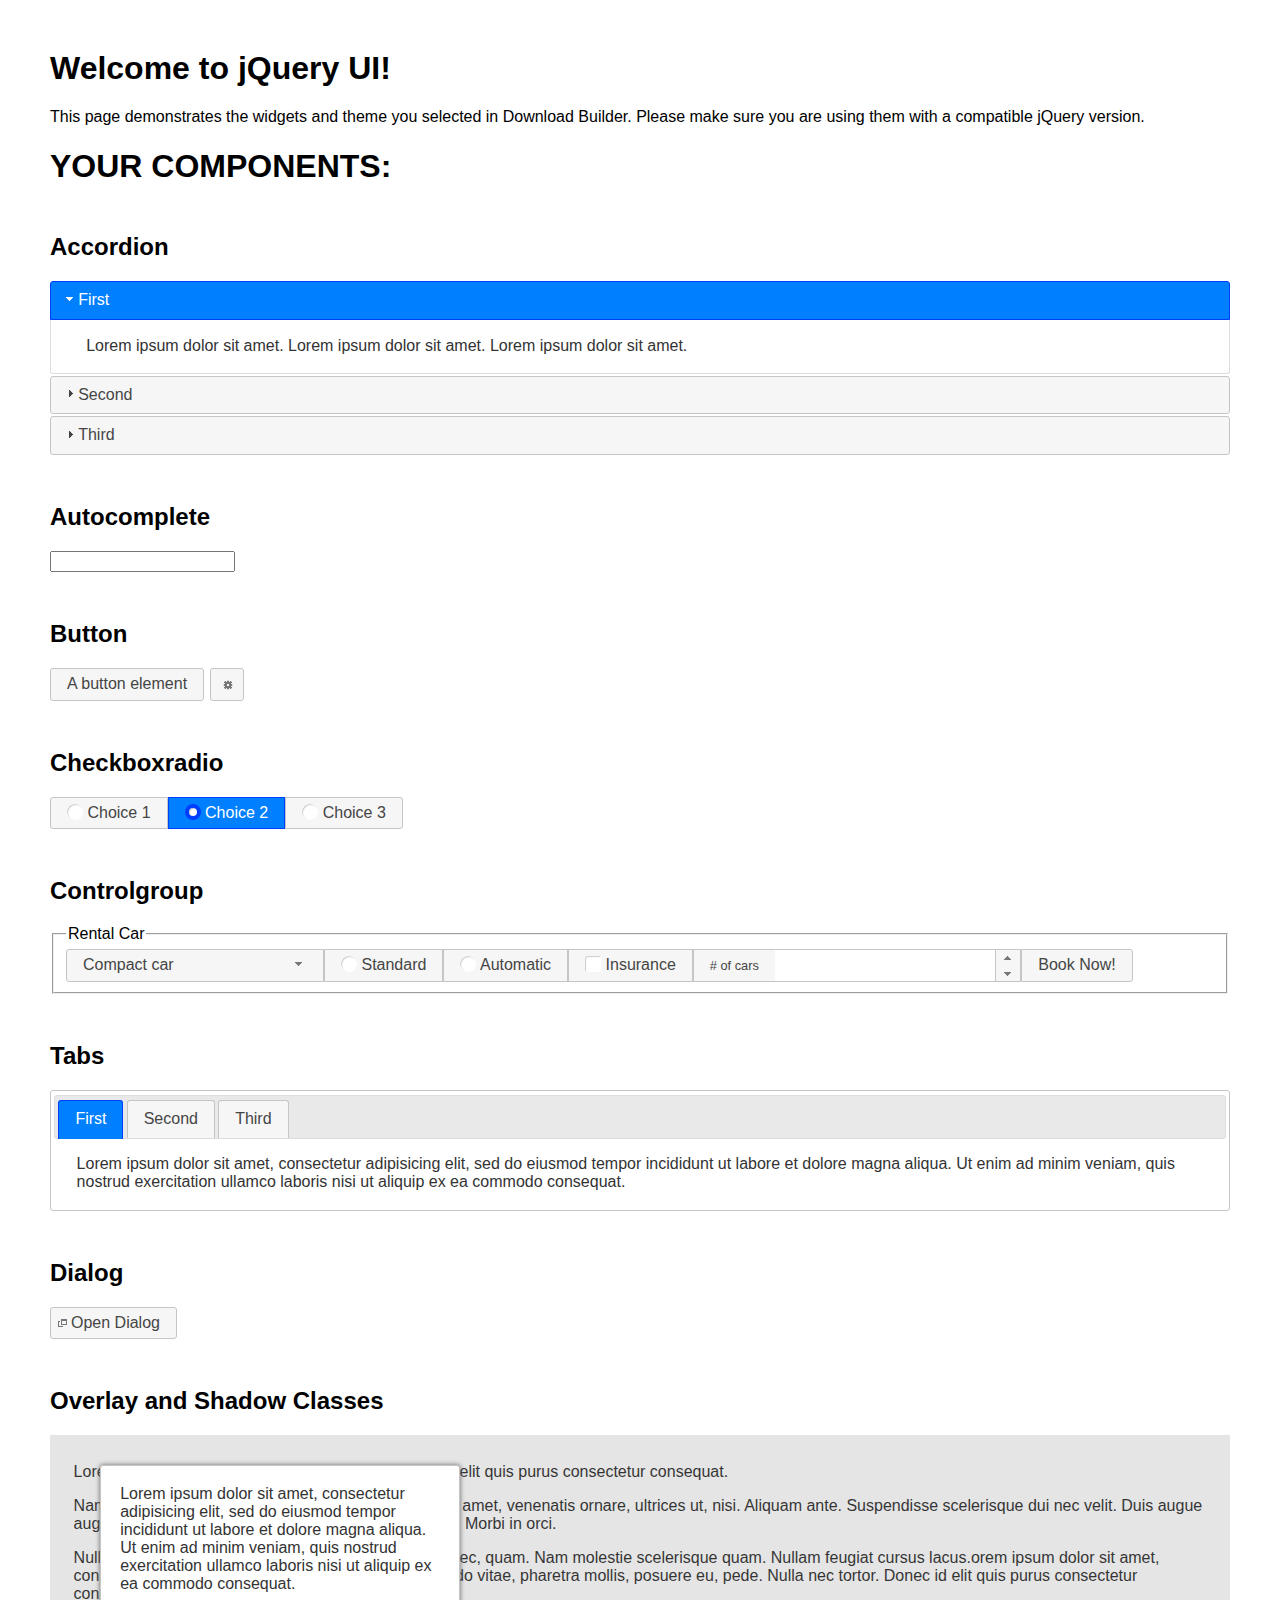
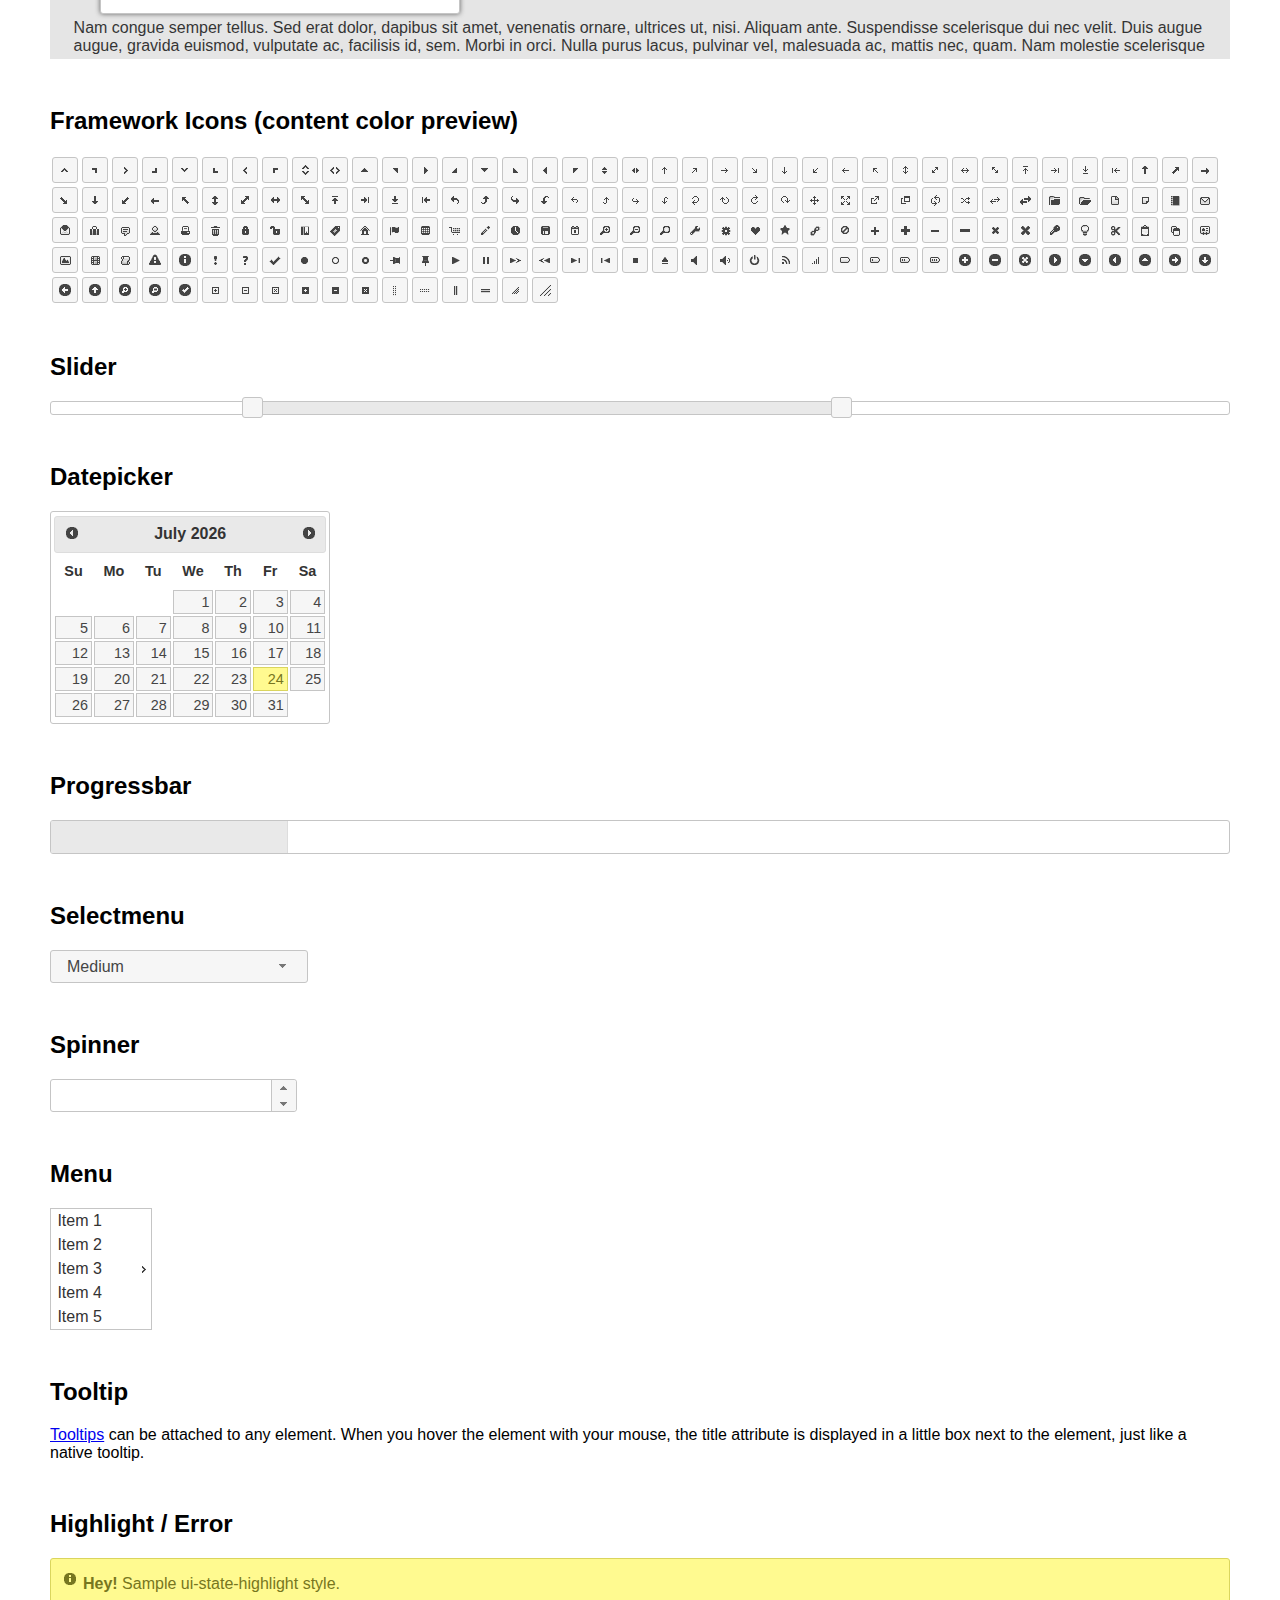
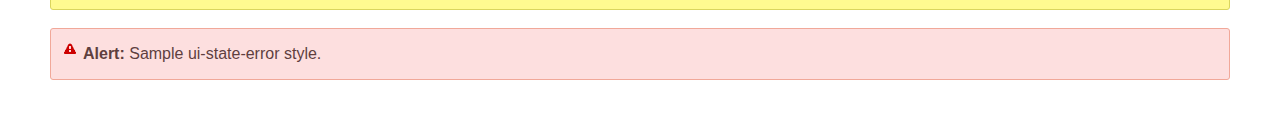
<file: jquery-ui-1.12.1.custom/index.html>
<!doctype html>
<html lang="us">
<head>
	<meta charset="utf-8">
	<title>jQuery UI Example Page</title>
	<link href="jquery-ui.css" rel="stylesheet">
	<style>
	body{
		font-family: "Trebuchet MS", sans-serif;
		margin: 50px;
	}
	.demoHeaders {
		margin-top: 2em;
	}
	#dialog-link {
		padding: .4em 1em .4em 20px;
		text-decoration: none;
		position: relative;
	}
	#dialog-link span.ui-icon {
		margin: 0 5px 0 0;
		position: absolute;
		left: .2em;
		top: 50%;
		margin-top: -8px;
	}
	#icons {
		margin: 0;
		padding: 0;
	}
	#icons li {
		margin: 2px;
		position: relative;
		padding: 4px 0;
		cursor: pointer;
		float: left;
		list-style: none;
	}
	#icons span.ui-icon {
		float: left;
		margin: 0 4px;
	}
	.fakewindowcontain .ui-widget-overlay {
		position: absolute;
	}
	select {
		width: 200px;
	}
	</style>
</head>
<body>

<h1>Welcome to jQuery UI!</h1>

<div class="ui-widget">
	<p>This page demonstrates the widgets and theme you selected in Download Builder. Please make sure you are using them with a compatible jQuery version.</p>
</div>

<h1>YOUR COMPONENTS:</h1>


<!-- Accordion -->
<h2 class="demoHeaders">Accordion</h2>
<div id="accordion">
	<h3>First</h3>
	<div>Lorem ipsum dolor sit amet. Lorem ipsum dolor sit amet. Lorem ipsum dolor sit amet.</div>
	<h3>Second</h3>
	<div>Phasellus mattis tincidunt nibh.</div>
	<h3>Third</h3>
	<div>Nam dui erat, auctor a, dignissim quis.</div>
</div>



<!-- Autocomplete -->
<h2 class="demoHeaders">Autocomplete</h2>
<div>
	<input id="autocomplete" title="type &quot;a&quot;">
</div>



<!-- Button -->
<h2 class="demoHeaders">Button</h2>
<button id="button">A button element</button>
<button id="button-icon">An icon-only button</button>



<!-- Checkboxradio -->
<h2 class="demoHeaders">Checkboxradio</h2>
<form style="margin-top: 1em;">
	<div id="radioset">
		<input type="radio" id="radio1" name="radio"><label for="radio1">Choice 1</label>
		<input type="radio" id="radio2" name="radio" checked="checked"><label for="radio2">Choice 2</label>
		<input type="radio" id="radio3" name="radio"><label for="radio3">Choice 3</label>
	</div>
</form>



<!-- Controlgroup -->
<h2 class="demoHeaders">Controlgroup</h2>
<fieldset>
	<legend>Rental Car</legend>
	<div id="controlgroup">
		<select id="car-type">
			<option>Compact car</option>
			<option>Midsize car</option>
			<option>Full size car</option>
			<option>SUV</option>
			<option>Luxury</option>
			<option>Truck</option>
			<option>Van</option>
		</select>
		<label for="transmission-standard">Standard</label>
		<input type="radio" name="transmission" id="transmission-standard">
		<label for="transmission-automatic">Automatic</label>
		<input type="radio" name="transmission" id="transmission-automatic">
		<label for="insurance">Insurance</label>
		<input type="checkbox" name="insurance" id="insurance">
		<label for="horizontal-spinner" class="ui-controlgroup-label"># of cars</label>
		<input id="horizontal-spinner" class="ui-spinner-input">
		<button>Book Now!</button>
	</div>
</fieldset>



<!-- Tabs -->
<h2 class="demoHeaders">Tabs</h2>
<div id="tabs">
	<ul>
		<li><a href="#tabs-1">First</a></li>
		<li><a href="#tabs-2">Second</a></li>
		<li><a href="#tabs-3">Third</a></li>
	</ul>
	<div id="tabs-1">Lorem ipsum dolor sit amet, consectetur adipisicing elit, sed do eiusmod tempor incididunt ut labore et dolore magna aliqua. Ut enim ad minim veniam, quis nostrud exercitation ullamco laboris nisi ut aliquip ex ea commodo consequat.</div>
	<div id="tabs-2">Phasellus mattis tincidunt nibh. Cras orci urna, blandit id, pretium vel, aliquet ornare, felis. Maecenas scelerisque sem non nisl. Fusce sed lorem in enim dictum bibendum.</div>
	<div id="tabs-3">Nam dui erat, auctor a, dignissim quis, sollicitudin eu, felis. Pellentesque nisi urna, interdum eget, sagittis et, consequat vestibulum, lacus. Mauris porttitor ullamcorper augue.</div>
</div>



<h2 class="demoHeaders">Dialog</h2>
<p>
	<button id="dialog-link" class="ui-button ui-corner-all ui-widget">
		<span class="ui-icon ui-icon-newwin"></span>Open Dialog
	</button>
</p>

<h2 class="demoHeaders">Overlay and Shadow Classes</h2>
<div style="position: relative; width: 96%; height: 200px; padding:1% 2%; overflow:hidden;" class="fakewindowcontain">
	<p>Lorem ipsum dolor sit amet,  Nulla nec tortor. Donec id elit quis purus consectetur consequat. </p><p>Nam congue semper tellus. Sed erat dolor, dapibus sit amet, venenatis ornare, ultrices ut, nisi. Aliquam ante. Suspendisse scelerisque dui nec velit. Duis augue augue, gravida euismod, vulputate ac, facilisis id, sem. Morbi in orci. </p><p>Nulla purus lacus, pulvinar vel, malesuada ac, mattis nec, quam. Nam molestie scelerisque quam. Nullam feugiat cursus lacus.orem ipsum dolor sit amet, consectetur adipiscing elit. Donec libero risus, commodo vitae, pharetra mollis, posuere eu, pede. Nulla nec tortor. Donec id elit quis purus consectetur consequat. </p><p>Nam congue semper tellus. Sed erat dolor, dapibus sit amet, venenatis ornare, ultrices ut, nisi. Aliquam ante. Suspendisse scelerisque dui nec velit. Duis augue augue, gravida euismod, vulputate ac, facilisis id, sem. Morbi in orci. Nulla purus lacus, pulvinar vel, malesuada ac, mattis nec, quam. Nam molestie scelerisque quam. </p><p>Nullam feugiat cursus lacus.orem ipsum dolor sit amet, consectetur adipiscing elit. Donec libero risus, commodo vitae, pharetra mollis, posuere eu, pede. Nulla nec tortor. Donec id elit quis purus consectetur consequat. Nam congue semper tellus. Sed erat dolor, dapibus sit amet, venenatis ornare, ultrices ut, nisi. Aliquam ante. </p><p>Suspendisse scelerisque dui nec velit. Duis augue augue, gravida euismod, vulputate ac, facilisis id, sem. Morbi in orci. Nulla purus lacus, pulvinar vel, malesuada ac, mattis nec, quam. Nam molestie scelerisque quam. Nullam feugiat cursus lacus.orem ipsum dolor sit amet, consectetur adipiscing elit. Donec libero risus, commodo vitae, pharetra mollis, posuere eu, pede. Nulla nec tortor. Donec id elit quis purus consectetur consequat. Nam congue semper tellus. Sed erat dolor, dapibus sit amet, venenatis ornare, ultrices ut, nisi. </p>

	<!-- ui-dialog -->
	<div class="ui-widget-overlay ui-front"></div>
	<div style="position: absolute; width: 320px; left: 50px; top: 30px; padding: 1.2em" class="ui-widget ui-front ui-widget-content ui-corner-all ui-widget-shadow">
		Lorem ipsum dolor sit amet, consectetur adipisicing elit, sed do eiusmod tempor incididunt ut labore et dolore magna aliqua. Ut enim ad minim veniam, quis nostrud exercitation ullamco laboris nisi ut aliquip ex ea commodo consequat.
	</div>

</div>

<!-- ui-dialog -->
<div id="dialog" title="Dialog Title">
	<p>Lorem ipsum dolor sit amet, consectetur adipisicing elit, sed do eiusmod tempor incididunt ut labore et dolore magna aliqua. Ut enim ad minim veniam, quis nostrud exercitation ullamco laboris nisi ut aliquip ex ea commodo consequat.</p>
</div>



<h2 class="demoHeaders">Framework Icons (content color preview)</h2>
<ul id="icons" class="ui-widget ui-helper-clearfix">
	<li class="ui-state-default ui-corner-all" title=".ui-icon-caret-1-n"><span class="ui-icon ui-icon-caret-1-n"></span></li>
	<li class="ui-state-default ui-corner-all" title=".ui-icon-caret-1-ne"><span class="ui-icon ui-icon-caret-1-ne"></span></li>
	<li class="ui-state-default ui-corner-all" title=".ui-icon-caret-1-e"><span class="ui-icon ui-icon-caret-1-e"></span></li>
	<li class="ui-state-default ui-corner-all" title=".ui-icon-caret-1-se"><span class="ui-icon ui-icon-caret-1-se"></span></li>
	<li class="ui-state-default ui-corner-all" title=".ui-icon-caret-1-s"><span class="ui-icon ui-icon-caret-1-s"></span></li>
	<li class="ui-state-default ui-corner-all" title=".ui-icon-caret-1-sw"><span class="ui-icon ui-icon-caret-1-sw"></span></li>
	<li class="ui-state-default ui-corner-all" title=".ui-icon-caret-1-w"><span class="ui-icon ui-icon-caret-1-w"></span></li>
	<li class="ui-state-default ui-corner-all" title=".ui-icon-caret-1-nw"><span class="ui-icon ui-icon-caret-1-nw"></span></li>
	<li class="ui-state-default ui-corner-all" title=".ui-icon-caret-2-n-s"><span class="ui-icon ui-icon-caret-2-n-s"></span></li>
	<li class="ui-state-default ui-corner-all" title=".ui-icon-caret-2-e-w"><span class="ui-icon ui-icon-caret-2-e-w"></span></li>
	<li class="ui-state-default ui-corner-all" title=".ui-icon-triangle-1-n"><span class="ui-icon ui-icon-triangle-1-n"></span></li>
	<li class="ui-state-default ui-corner-all" title=".ui-icon-triangle-1-ne"><span class="ui-icon ui-icon-triangle-1-ne"></span></li>
	<li class="ui-state-default ui-corner-all" title=".ui-icon-triangle-1-e"><span class="ui-icon ui-icon-triangle-1-e"></span></li>
	<li class="ui-state-default ui-corner-all" title=".ui-icon-triangle-1-se"><span class="ui-icon ui-icon-triangle-1-se"></span></li>
	<li class="ui-state-default ui-corner-all" title=".ui-icon-triangle-1-s"><span class="ui-icon ui-icon-triangle-1-s"></span></li>
	<li class="ui-state-default ui-corner-all" title=".ui-icon-triangle-1-sw"><span class="ui-icon ui-icon-triangle-1-sw"></span></li>
	<li class="ui-state-default ui-corner-all" title=".ui-icon-triangle-1-w"><span class="ui-icon ui-icon-triangle-1-w"></span></li>
	<li class="ui-state-default ui-corner-all" title=".ui-icon-triangle-1-nw"><span class="ui-icon ui-icon-triangle-1-nw"></span></li>
	<li class="ui-state-default ui-corner-all" title=".ui-icon-triangle-2-n-s"><span class="ui-icon ui-icon-triangle-2-n-s"></span></li>
	<li class="ui-state-default ui-corner-all" title=".ui-icon-triangle-2-e-w"><span class="ui-icon ui-icon-triangle-2-e-w"></span></li>
	<li class="ui-state-default ui-corner-all" title=".ui-icon-arrow-1-n"><span class="ui-icon ui-icon-arrow-1-n"></span></li>
	<li class="ui-state-default ui-corner-all" title=".ui-icon-arrow-1-ne"><span class="ui-icon ui-icon-arrow-1-ne"></span></li>
	<li class="ui-state-default ui-corner-all" title=".ui-icon-arrow-1-e"><span class="ui-icon ui-icon-arrow-1-e"></span></li>
	<li class="ui-state-default ui-corner-all" title=".ui-icon-arrow-1-se"><span class="ui-icon ui-icon-arrow-1-se"></span></li>
	<li class="ui-state-default ui-corner-all" title=".ui-icon-arrow-1-s"><span class="ui-icon ui-icon-arrow-1-s"></span></li>
	<li class="ui-state-default ui-corner-all" title=".ui-icon-arrow-1-sw"><span class="ui-icon ui-icon-arrow-1-sw"></span></li>
	<li class="ui-state-default ui-corner-all" title=".ui-icon-arrow-1-w"><span class="ui-icon ui-icon-arrow-1-w"></span></li>
	<li class="ui-state-default ui-corner-all" title=".ui-icon-arrow-1-nw"><span class="ui-icon ui-icon-arrow-1-nw"></span></li>
	<li class="ui-state-default ui-corner-all" title=".ui-icon-arrow-2-n-s"><span class="ui-icon ui-icon-arrow-2-n-s"></span></li>
	<li class="ui-state-default ui-corner-all" title=".ui-icon-arrow-2-ne-sw"><span class="ui-icon ui-icon-arrow-2-ne-sw"></span></li>
	<li class="ui-state-default ui-corner-all" title=".ui-icon-arrow-2-e-w"><span class="ui-icon ui-icon-arrow-2-e-w"></span></li>
	<li class="ui-state-default ui-corner-all" title=".ui-icon-arrow-2-se-nw"><span class="ui-icon ui-icon-arrow-2-se-nw"></span></li>
	<li class="ui-state-default ui-corner-all" title=".ui-icon-arrowstop-1-n"><span class="ui-icon ui-icon-arrowstop-1-n"></span></li>
	<li class="ui-state-default ui-corner-all" title=".ui-icon-arrowstop-1-e"><span class="ui-icon ui-icon-arrowstop-1-e"></span></li>
	<li class="ui-state-default ui-corner-all" title=".ui-icon-arrowstop-1-s"><span class="ui-icon ui-icon-arrowstop-1-s"></span></li>
	<li class="ui-state-default ui-corner-all" title=".ui-icon-arrowstop-1-w"><span class="ui-icon ui-icon-arrowstop-1-w"></span></li>
	<li class="ui-state-default ui-corner-all" title=".ui-icon-arrowthick-1-n"><span class="ui-icon ui-icon-arrowthick-1-n"></span></li>
	<li class="ui-state-default ui-corner-all" title=".ui-icon-arrowthick-1-ne"><span class="ui-icon ui-icon-arrowthick-1-ne"></span></li>
	<li class="ui-state-default ui-corner-all" title=".ui-icon-arrowthick-1-e"><span class="ui-icon ui-icon-arrowthick-1-e"></span></li>
	<li class="ui-state-default ui-corner-all" title=".ui-icon-arrowthick-1-se"><span class="ui-icon ui-icon-arrowthick-1-se"></span></li>
	<li class="ui-state-default ui-corner-all" title=".ui-icon-arrowthick-1-s"><span class="ui-icon ui-icon-arrowthick-1-s"></span></li>
	<li class="ui-state-default ui-corner-all" title=".ui-icon-arrowthick-1-sw"><span class="ui-icon ui-icon-arrowthick-1-sw"></span></li>
	<li class="ui-state-default ui-corner-all" title=".ui-icon-arrowthick-1-w"><span class="ui-icon ui-icon-arrowthick-1-w"></span></li>
	<li class="ui-state-default ui-corner-all" title=".ui-icon-arrowthick-1-nw"><span class="ui-icon ui-icon-arrowthick-1-nw"></span></li>
	<li class="ui-state-default ui-corner-all" title=".ui-icon-arrowthick-2-n-s"><span class="ui-icon ui-icon-arrowthick-2-n-s"></span></li>
	<li class="ui-state-default ui-corner-all" title=".ui-icon-arrowthick-2-ne-sw"><span class="ui-icon ui-icon-arrowthick-2-ne-sw"></span></li>
	<li class="ui-state-default ui-corner-all" title=".ui-icon-arrowthick-2-e-w"><span class="ui-icon ui-icon-arrowthick-2-e-w"></span></li>
	<li class="ui-state-default ui-corner-all" title=".ui-icon-arrowthick-2-se-nw"><span class="ui-icon ui-icon-arrowthick-2-se-nw"></span></li>
	<li class="ui-state-default ui-corner-all" title=".ui-icon-arrowthickstop-1-n"><span class="ui-icon ui-icon-arrowthickstop-1-n"></span></li>
	<li class="ui-state-default ui-corner-all" title=".ui-icon-arrowthickstop-1-e"><span class="ui-icon ui-icon-arrowthickstop-1-e"></span></li>
	<li class="ui-state-default ui-corner-all" title=".ui-icon-arrowthickstop-1-s"><span class="ui-icon ui-icon-arrowthickstop-1-s"></span></li>
	<li class="ui-state-default ui-corner-all" title=".ui-icon-arrowthickstop-1-w"><span class="ui-icon ui-icon-arrowthickstop-1-w"></span></li>
	<li class="ui-state-default ui-corner-all" title=".ui-icon-arrowreturnthick-1-w"><span class="ui-icon ui-icon-arrowreturnthick-1-w"></span></li>
	<li class="ui-state-default ui-corner-all" title=".ui-icon-arrowreturnthick-1-n"><span class="ui-icon ui-icon-arrowreturnthick-1-n"></span></li>
	<li class="ui-state-default ui-corner-all" title=".ui-icon-arrowreturnthick-1-e"><span class="ui-icon ui-icon-arrowreturnthick-1-e"></span></li>
	<li class="ui-state-default ui-corner-all" title=".ui-icon-arrowreturnthick-1-s"><span class="ui-icon ui-icon-arrowreturnthick-1-s"></span></li>
	<li class="ui-state-default ui-corner-all" title=".ui-icon-arrowreturn-1-w"><span class="ui-icon ui-icon-arrowreturn-1-w"></span></li>
	<li class="ui-state-default ui-corner-all" title=".ui-icon-arrowreturn-1-n"><span class="ui-icon ui-icon-arrowreturn-1-n"></span></li>
	<li class="ui-state-default ui-corner-all" title=".ui-icon-arrowreturn-1-e"><span class="ui-icon ui-icon-arrowreturn-1-e"></span></li>
	<li class="ui-state-default ui-corner-all" title=".ui-icon-arrowreturn-1-s"><span class="ui-icon ui-icon-arrowreturn-1-s"></span></li>
	<li class="ui-state-default ui-corner-all" title=".ui-icon-arrowrefresh-1-w"><span class="ui-icon ui-icon-arrowrefresh-1-w"></span></li>
	<li class="ui-state-default ui-corner-all" title=".ui-icon-arrowrefresh-1-n"><span class="ui-icon ui-icon-arrowrefresh-1-n"></span></li>
	<li class="ui-state-default ui-corner-all" title=".ui-icon-arrowrefresh-1-e"><span class="ui-icon ui-icon-arrowrefresh-1-e"></span></li>
	<li class="ui-state-default ui-corner-all" title=".ui-icon-arrowrefresh-1-s"><span class="ui-icon ui-icon-arrowrefresh-1-s"></span></li>
	<li class="ui-state-default ui-corner-all" title=".ui-icon-arrow-4"><span class="ui-icon ui-icon-arrow-4"></span></li>
	<li class="ui-state-default ui-corner-all" title=".ui-icon-arrow-4-diag"><span class="ui-icon ui-icon-arrow-4-diag"></span></li>
	<li class="ui-state-default ui-corner-all" title=".ui-icon-extlink"><span class="ui-icon ui-icon-extlink"></span></li>
	<li class="ui-state-default ui-corner-all" title=".ui-icon-newwin"><span class="ui-icon ui-icon-newwin"></span></li>
	<li class="ui-state-default ui-corner-all" title=".ui-icon-refresh"><span class="ui-icon ui-icon-refresh"></span></li>
	<li class="ui-state-default ui-corner-all" title=".ui-icon-shuffle"><span class="ui-icon ui-icon-shuffle"></span></li>
	<li class="ui-state-default ui-corner-all" title=".ui-icon-transfer-e-w"><span class="ui-icon ui-icon-transfer-e-w"></span></li>
	<li class="ui-state-default ui-corner-all" title=".ui-icon-transferthick-e-w"><span class="ui-icon ui-icon-transferthick-e-w"></span></li>
	<li class="ui-state-default ui-corner-all" title=".ui-icon-folder-collapsed"><span class="ui-icon ui-icon-folder-collapsed"></span></li>
	<li class="ui-state-default ui-corner-all" title=".ui-icon-folder-open"><span class="ui-icon ui-icon-folder-open"></span></li>
	<li class="ui-state-default ui-corner-all" title=".ui-icon-document"><span class="ui-icon ui-icon-document"></span></li>
	<li class="ui-state-default ui-corner-all" title=".ui-icon-document-b"><span class="ui-icon ui-icon-document-b"></span></li>
	<li class="ui-state-default ui-corner-all" title=".ui-icon-note"><span class="ui-icon ui-icon-note"></span></li>
	<li class="ui-state-default ui-corner-all" title=".ui-icon-mail-closed"><span class="ui-icon ui-icon-mail-closed"></span></li>
	<li class="ui-state-default ui-corner-all" title=".ui-icon-mail-open"><span class="ui-icon ui-icon-mail-open"></span></li>
	<li class="ui-state-default ui-corner-all" title=".ui-icon-suitcase"><span class="ui-icon ui-icon-suitcase"></span></li>
	<li class="ui-state-default ui-corner-all" title=".ui-icon-comment"><span class="ui-icon ui-icon-comment"></span></li>
	<li class="ui-state-default ui-corner-all" title=".ui-icon-person"><span class="ui-icon ui-icon-person"></span></li>
	<li class="ui-state-default ui-corner-all" title=".ui-icon-print"><span class="ui-icon ui-icon-print"></span></li>
	<li class="ui-state-default ui-corner-all" title=".ui-icon-trash"><span class="ui-icon ui-icon-trash"></span></li>
	<li class="ui-state-default ui-corner-all" title=".ui-icon-locked"><span class="ui-icon ui-icon-locked"></span></li>
	<li class="ui-state-default ui-corner-all" title=".ui-icon-unlocked"><span class="ui-icon ui-icon-unlocked"></span></li>
	<li class="ui-state-default ui-corner-all" title=".ui-icon-bookmark"><span class="ui-icon ui-icon-bookmark"></span></li>
	<li class="ui-state-default ui-corner-all" title=".ui-icon-tag"><span class="ui-icon ui-icon-tag"></span></li>
	<li class="ui-state-default ui-corner-all" title=".ui-icon-home"><span class="ui-icon ui-icon-home"></span></li>
	<li class="ui-state-default ui-corner-all" title=".ui-icon-flag"><span class="ui-icon ui-icon-flag"></span></li>
	<li class="ui-state-default ui-corner-all" title=".ui-icon-calculator"><span class="ui-icon ui-icon-calculator"></span></li>
	<li class="ui-state-default ui-corner-all" title=".ui-icon-cart"><span class="ui-icon ui-icon-cart"></span></li>
	<li class="ui-state-default ui-corner-all" title=".ui-icon-pencil"><span class="ui-icon ui-icon-pencil"></span></li>
	<li class="ui-state-default ui-corner-all" title=".ui-icon-clock"><span class="ui-icon ui-icon-clock"></span></li>
	<li class="ui-state-default ui-corner-all" title=".ui-icon-disk"><span class="ui-icon ui-icon-disk"></span></li>
	<li class="ui-state-default ui-corner-all" title=".ui-icon-calendar"><span class="ui-icon ui-icon-calendar"></span></li>
	<li class="ui-state-default ui-corner-all" title=".ui-icon-zoomin"><span class="ui-icon ui-icon-zoomin"></span></li>
	<li class="ui-state-default ui-corner-all" title=".ui-icon-zoomout"><span class="ui-icon ui-icon-zoomout"></span></li>
	<li class="ui-state-default ui-corner-all" title=".ui-icon-search"><span class="ui-icon ui-icon-search"></span></li>
	<li class="ui-state-default ui-corner-all" title=".ui-icon-wrench"><span class="ui-icon ui-icon-wrench"></span></li>
	<li class="ui-state-default ui-corner-all" title=".ui-icon-gear"><span class="ui-icon ui-icon-gear"></span></li>
	<li class="ui-state-default ui-corner-all" title=".ui-icon-heart"><span class="ui-icon ui-icon-heart"></span></li>
	<li class="ui-state-default ui-corner-all" title=".ui-icon-star"><span class="ui-icon ui-icon-star"></span></li>
	<li class="ui-state-default ui-corner-all" title=".ui-icon-link"><span class="ui-icon ui-icon-link"></span></li>
	<li class="ui-state-default ui-corner-all" title=".ui-icon-cancel"><span class="ui-icon ui-icon-cancel"></span></li>
	<li class="ui-state-default ui-corner-all" title=".ui-icon-plus"><span class="ui-icon ui-icon-plus"></span></li>
	<li class="ui-state-default ui-corner-all" title=".ui-icon-plusthick"><span class="ui-icon ui-icon-plusthick"></span></li>
	<li class="ui-state-default ui-corner-all" title=".ui-icon-minus"><span class="ui-icon ui-icon-minus"></span></li>
	<li class="ui-state-default ui-corner-all" title=".ui-icon-minusthick"><span class="ui-icon ui-icon-minusthick"></span></li>
	<li class="ui-state-default ui-corner-all" title=".ui-icon-close"><span class="ui-icon ui-icon-close"></span></li>
	<li class="ui-state-default ui-corner-all" title=".ui-icon-closethick"><span class="ui-icon ui-icon-closethick"></span></li>
	<li class="ui-state-default ui-corner-all" title=".ui-icon-key"><span class="ui-icon ui-icon-key"></span></li>
	<li class="ui-state-default ui-corner-all" title=".ui-icon-lightbulb"><span class="ui-icon ui-icon-lightbulb"></span></li>
	<li class="ui-state-default ui-corner-all" title=".ui-icon-scissors"><span class="ui-icon ui-icon-scissors"></span></li>
	<li class="ui-state-default ui-corner-all" title=".ui-icon-clipboard"><span class="ui-icon ui-icon-clipboard"></span></li>
	<li class="ui-state-default ui-corner-all" title=".ui-icon-copy"><span class="ui-icon ui-icon-copy"></span></li>
	<li class="ui-state-default ui-corner-all" title=".ui-icon-contact"><span class="ui-icon ui-icon-contact"></span></li>
	<li class="ui-state-default ui-corner-all" title=".ui-icon-image"><span class="ui-icon ui-icon-image"></span></li>
	<li class="ui-state-default ui-corner-all" title=".ui-icon-video"><span class="ui-icon ui-icon-video"></span></li>
	<li class="ui-state-default ui-corner-all" title=".ui-icon-script"><span class="ui-icon ui-icon-script"></span></li>
	<li class="ui-state-default ui-corner-all" title=".ui-icon-alert"><span class="ui-icon ui-icon-alert"></span></li>
	<li class="ui-state-default ui-corner-all" title=".ui-icon-info"><span class="ui-icon ui-icon-info"></span></li>
	<li class="ui-state-default ui-corner-all" title=".ui-icon-notice"><span class="ui-icon ui-icon-notice"></span></li>
	<li class="ui-state-default ui-corner-all" title=".ui-icon-help"><span class="ui-icon ui-icon-help"></span></li>
	<li class="ui-state-default ui-corner-all" title=".ui-icon-check"><span class="ui-icon ui-icon-check"></span></li>
	<li class="ui-state-default ui-corner-all" title=".ui-icon-bullet"><span class="ui-icon ui-icon-bullet"></span></li>
	<li class="ui-state-default ui-corner-all" title=".ui-icon-radio-off"><span class="ui-icon ui-icon-radio-off"></span></li>
	<li class="ui-state-default ui-corner-all" title=".ui-icon-radio-on"><span class="ui-icon ui-icon-radio-on"></span></li>
	<li class="ui-state-default ui-corner-all" title=".ui-icon-pin-w"><span class="ui-icon ui-icon-pin-w"></span></li>
	<li class="ui-state-default ui-corner-all" title=".ui-icon-pin-s"><span class="ui-icon ui-icon-pin-s"></span></li>
	<li class="ui-state-default ui-corner-all" title=".ui-icon-play"><span class="ui-icon ui-icon-play"></span></li>
	<li class="ui-state-default ui-corner-all" title=".ui-icon-pause"><span class="ui-icon ui-icon-pause"></span></li>
	<li class="ui-state-default ui-corner-all" title=".ui-icon-seek-next"><span class="ui-icon ui-icon-seek-next"></span></li>
	<li class="ui-state-default ui-corner-all" title=".ui-icon-seek-prev"><span class="ui-icon ui-icon-seek-prev"></span></li>
	<li class="ui-state-default ui-corner-all" title=".ui-icon-seek-end"><span class="ui-icon ui-icon-seek-end"></span></li>
	<li class="ui-state-default ui-corner-all" title=".ui-icon-seek-first"><span class="ui-icon ui-icon-seek-first"></span></li>
	<li class="ui-state-default ui-corner-all" title=".ui-icon-stop"><span class="ui-icon ui-icon-stop"></span></li>
	<li class="ui-state-default ui-corner-all" title=".ui-icon-eject"><span class="ui-icon ui-icon-eject"></span></li>
	<li class="ui-state-default ui-corner-all" title=".ui-icon-volume-off"><span class="ui-icon ui-icon-volume-off"></span></li>
	<li class="ui-state-default ui-corner-all" title=".ui-icon-volume-on"><span class="ui-icon ui-icon-volume-on"></span></li>
	<li class="ui-state-default ui-corner-all" title=".ui-icon-power"><span class="ui-icon ui-icon-power"></span></li>
	<li class="ui-state-default ui-corner-all" title=".ui-icon-signal-diag"><span class="ui-icon ui-icon-signal-diag"></span></li>
	<li class="ui-state-default ui-corner-all" title=".ui-icon-signal"><span class="ui-icon ui-icon-signal"></span></li>
	<li class="ui-state-default ui-corner-all" title=".ui-icon-battery-0"><span class="ui-icon ui-icon-battery-0"></span></li>
	<li class="ui-state-default ui-corner-all" title=".ui-icon-battery-1"><span class="ui-icon ui-icon-battery-1"></span></li>
	<li class="ui-state-default ui-corner-all" title=".ui-icon-battery-2"><span class="ui-icon ui-icon-battery-2"></span></li>
	<li class="ui-state-default ui-corner-all" title=".ui-icon-battery-3"><span class="ui-icon ui-icon-battery-3"></span></li>
	<li class="ui-state-default ui-corner-all" title=".ui-icon-circle-plus"><span class="ui-icon ui-icon-circle-plus"></span></li>
	<li class="ui-state-default ui-corner-all" title=".ui-icon-circle-minus"><span class="ui-icon ui-icon-circle-minus"></span></li>
	<li class="ui-state-default ui-corner-all" title=".ui-icon-circle-close"><span class="ui-icon ui-icon-circle-close"></span></li>
	<li class="ui-state-default ui-corner-all" title=".ui-icon-circle-triangle-e"><span class="ui-icon ui-icon-circle-triangle-e"></span></li>
	<li class="ui-state-default ui-corner-all" title=".ui-icon-circle-triangle-s"><span class="ui-icon ui-icon-circle-triangle-s"></span></li>
	<li class="ui-state-default ui-corner-all" title=".ui-icon-circle-triangle-w"><span class="ui-icon ui-icon-circle-triangle-w"></span></li>
	<li class="ui-state-default ui-corner-all" title=".ui-icon-circle-triangle-n"><span class="ui-icon ui-icon-circle-triangle-n"></span></li>
	<li class="ui-state-default ui-corner-all" title=".ui-icon-circle-arrow-e"><span class="ui-icon ui-icon-circle-arrow-e"></span></li>
	<li class="ui-state-default ui-corner-all" title=".ui-icon-circle-arrow-s"><span class="ui-icon ui-icon-circle-arrow-s"></span></li>
	<li class="ui-state-default ui-corner-all" title=".ui-icon-circle-arrow-w"><span class="ui-icon ui-icon-circle-arrow-w"></span></li>
	<li class="ui-state-default ui-corner-all" title=".ui-icon-circle-arrow-n"><span class="ui-icon ui-icon-circle-arrow-n"></span></li>
	<li class="ui-state-default ui-corner-all" title=".ui-icon-circle-zoomin"><span class="ui-icon ui-icon-circle-zoomin"></span></li>
	<li class="ui-state-default ui-corner-all" title=".ui-icon-circle-zoomout"><span class="ui-icon ui-icon-circle-zoomout"></span></li>
	<li class="ui-state-default ui-corner-all" title=".ui-icon-circle-check"><span class="ui-icon ui-icon-circle-check"></span></li>
	<li class="ui-state-default ui-corner-all" title=".ui-icon-circlesmall-plus"><span class="ui-icon ui-icon-circlesmall-plus"></span></li>
	<li class="ui-state-default ui-corner-all" title=".ui-icon-circlesmall-minus"><span class="ui-icon ui-icon-circlesmall-minus"></span></li>
	<li class="ui-state-default ui-corner-all" title=".ui-icon-circlesmall-close"><span class="ui-icon ui-icon-circlesmall-close"></span></li>
	<li class="ui-state-default ui-corner-all" title=".ui-icon-squaresmall-plus"><span class="ui-icon ui-icon-squaresmall-plus"></span></li>
	<li class="ui-state-default ui-corner-all" title=".ui-icon-squaresmall-minus"><span class="ui-icon ui-icon-squaresmall-minus"></span></li>
	<li class="ui-state-default ui-corner-all" title=".ui-icon-squaresmall-close"><span class="ui-icon ui-icon-squaresmall-close"></span></li>
	<li class="ui-state-default ui-corner-all" title=".ui-icon-grip-dotted-vertical"><span class="ui-icon ui-icon-grip-dotted-vertical"></span></li>
	<li class="ui-state-default ui-corner-all" title=".ui-icon-grip-dotted-horizontal"><span class="ui-icon ui-icon-grip-dotted-horizontal"></span></li>
	<li class="ui-state-default ui-corner-all" title=".ui-icon-grip-solid-vertical"><span class="ui-icon ui-icon-grip-solid-vertical"></span></li>
	<li class="ui-state-default ui-corner-all" title=".ui-icon-grip-solid-horizontal"><span class="ui-icon ui-icon-grip-solid-horizontal"></span></li>
	<li class="ui-state-default ui-corner-all" title=".ui-icon-gripsmall-diagonal-se"><span class="ui-icon ui-icon-gripsmall-diagonal-se"></span></li>
	<li class="ui-state-default ui-corner-all" title=".ui-icon-grip-diagonal-se"><span class="ui-icon ui-icon-grip-diagonal-se"></span></li>
</ul>


<!-- Slider -->
<h2 class="demoHeaders">Slider</h2>
<div id="slider"></div>



<!-- Datepicker -->
<h2 class="demoHeaders">Datepicker</h2>
<div id="datepicker"></div>



<!-- Progressbar -->
<h2 class="demoHeaders">Progressbar</h2>
<div id="progressbar"></div>



<!-- Progressbar -->
<h2 class="demoHeaders">Selectmenu</h2>
<select id="selectmenu">
	<option>Slower</option>
	<option>Slow</option>
	<option selected="selected">Medium</option>
	<option>Fast</option>
	<option>Faster</option>
</select>



<!-- Spinner -->
<h2 class="demoHeaders">Spinner</h2>
<input id="spinner">



<!-- Menu -->
<h2 class="demoHeaders">Menu</h2>
<ul style="width:100px;" id="menu">
	<li><div>Item 1</div></li>
	<li><div>Item 2</div></li>
	<li><div>Item 3</div>
		<ul>
			<li><div>Item 3-1</div></li>
			<li><div>Item 3-2</div></li>
			<li><div>Item 3-3</div></li>
			<li><div>Item 3-4</div></li>
			<li><div>Item 3-5</div></li>
		</ul>
	</li>
	<li><div>Item 4</div></li>
	<li><div>Item 5</div></li>
</ul>



<!-- Tooltip -->
<h2 class="demoHeaders">Tooltip</h2>
<p id="tooltip">
	<a href="#" title="That&apos;s what this widget is">Tooltips</a> can be attached to any element. When you hover
the element with your mouse, the title attribute is displayed in a little box next to the element, just like a native tooltip.
</p>


<!-- Highlight / Error -->
<h2 class="demoHeaders">Highlight / Error</h2>
<div class="ui-widget">
	<div class="ui-state-highlight ui-corner-all" style="margin-top: 20px; padding: 0 .7em;">
		<p><span class="ui-icon ui-icon-info" style="float: left; margin-right: .3em;"></span>
		<strong>Hey!</strong> Sample ui-state-highlight style.</p>
	</div>
</div>
<br>
<div class="ui-widget">
	<div class="ui-state-error ui-corner-all" style="padding: 0 .7em;">
		<p><span class="ui-icon ui-icon-alert" style="float: left; margin-right: .3em;"></span>
		<strong>Alert:</strong> Sample ui-state-error style.</p>
	</div>
</div>

<script src="external/jquery/jquery.js"></script>
<script src="jquery-ui.js"></script>
<script>

$( "#accordion" ).accordion();



var availableTags = [
	"ActionScript",
	"AppleScript",
	"Asp",
	"BASIC",
	"C",
	"C++",
	"Clojure",
	"COBOL",
	"ColdFusion",
	"Erlang",
	"Fortran",
	"Groovy",
	"Haskell",
	"Java",
	"JavaScript",
	"Lisp",
	"Perl",
	"PHP",
	"Python",
	"Ruby",
	"Scala",
	"Scheme"
];
$( "#autocomplete" ).autocomplete({
	source: availableTags
});



$( "#button" ).button();
$( "#button-icon" ).button({
	icon: "ui-icon-gear",
	showLabel: false
});



$( "#radioset" ).buttonset();



$( "#controlgroup" ).controlgroup();



$( "#tabs" ).tabs();



$( "#dialog" ).dialog({
	autoOpen: false,
	width: 400,
	buttons: [
		{
			text: "Ok",
			click: function() {
				$( this ).dialog( "close" );
			}
		},
		{
			text: "Cancel",
			click: function() {
				$( this ).dialog( "close" );
			}
		}
	]
});

// Link to open the dialog
$( "#dialog-link" ).click(function( event ) {
	$( "#dialog" ).dialog( "open" );
	event.preventDefault();
});



$( "#datepicker" ).datepicker({
	inline: true
});



$( "#slider" ).slider({
	range: true,
	values: [ 17, 67 ]
});



$( "#progressbar" ).progressbar({
	value: 20
});



$( "#spinner" ).spinner();



$( "#menu" ).menu();



$( "#tooltip" ).tooltip();



$( "#selectmenu" ).selectmenu();


// Hover states on the static widgets
$( "#dialog-link, #icons li" ).hover(
	function() {
		$( this ).addClass( "ui-state-hover" );
	},
	function() {
		$( this ).removeClass( "ui-state-hover" );
	}
);
</script>
</body>
</html>
</file>
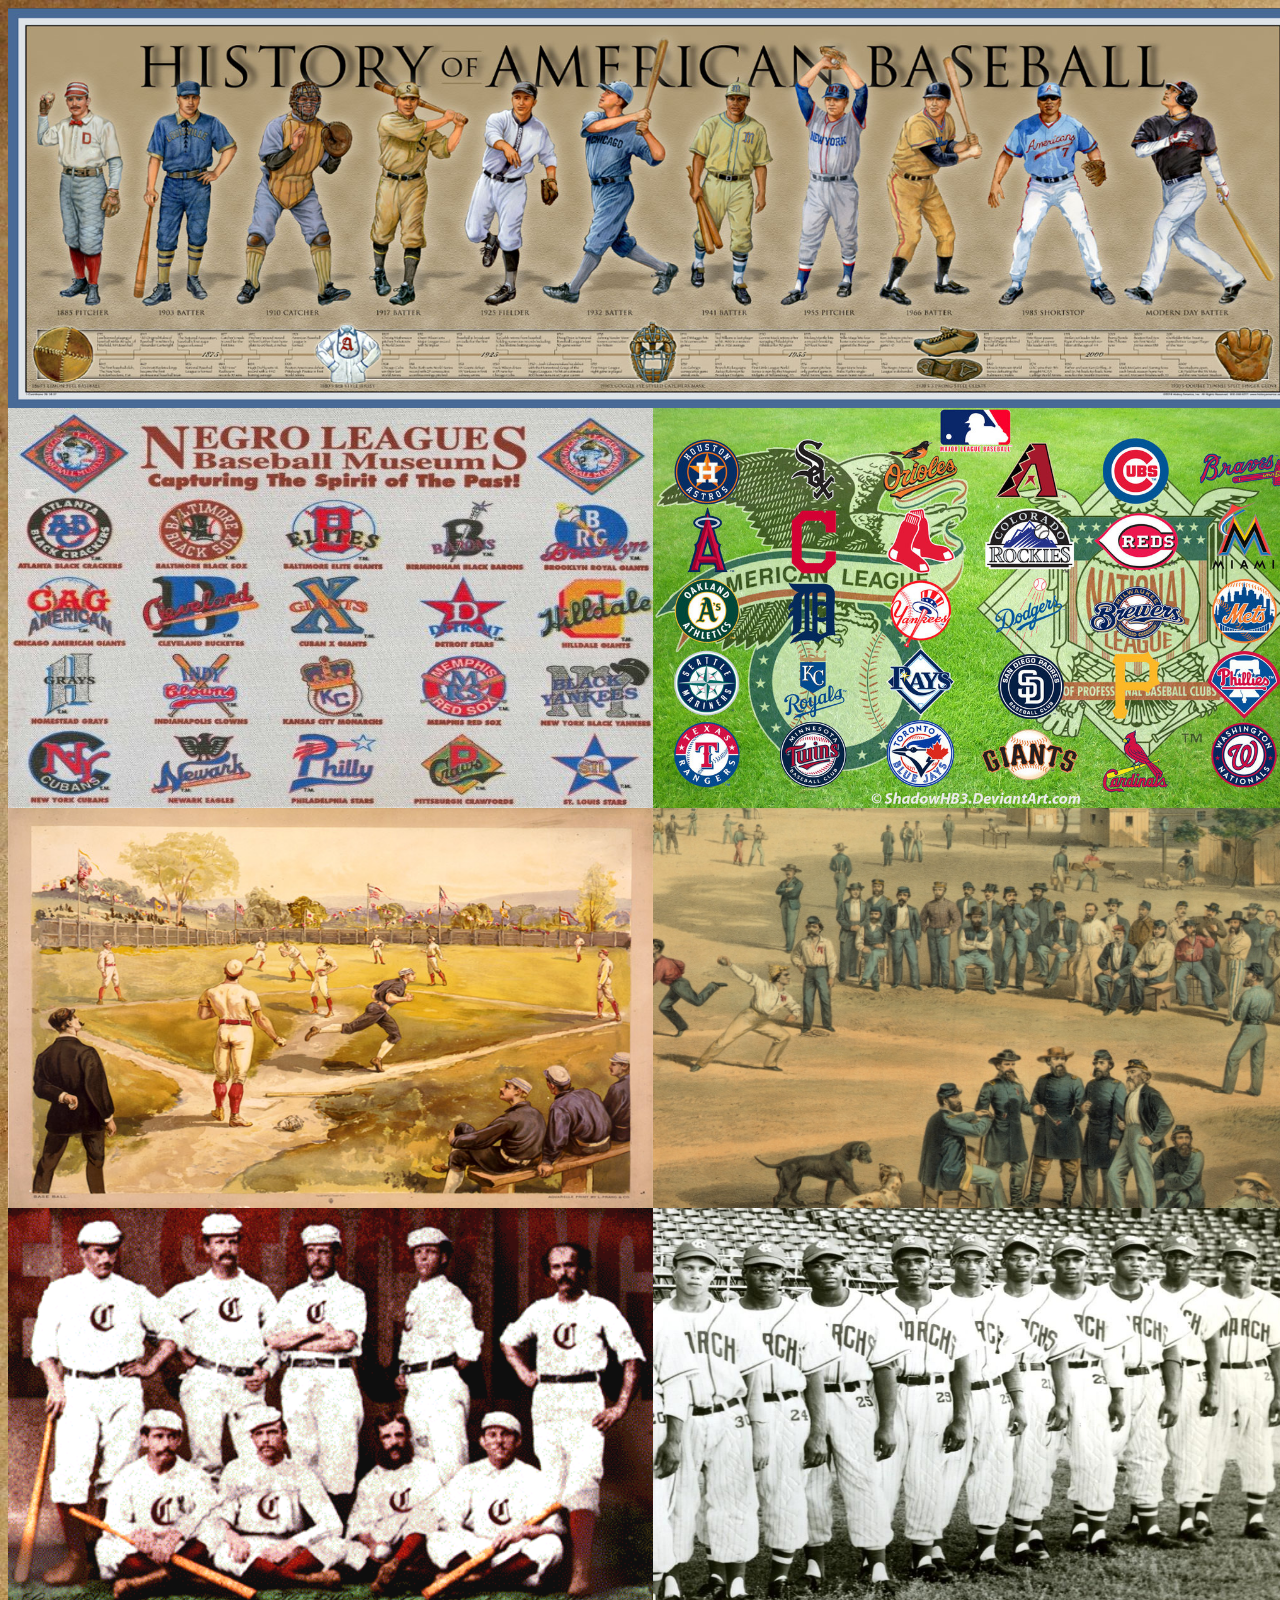
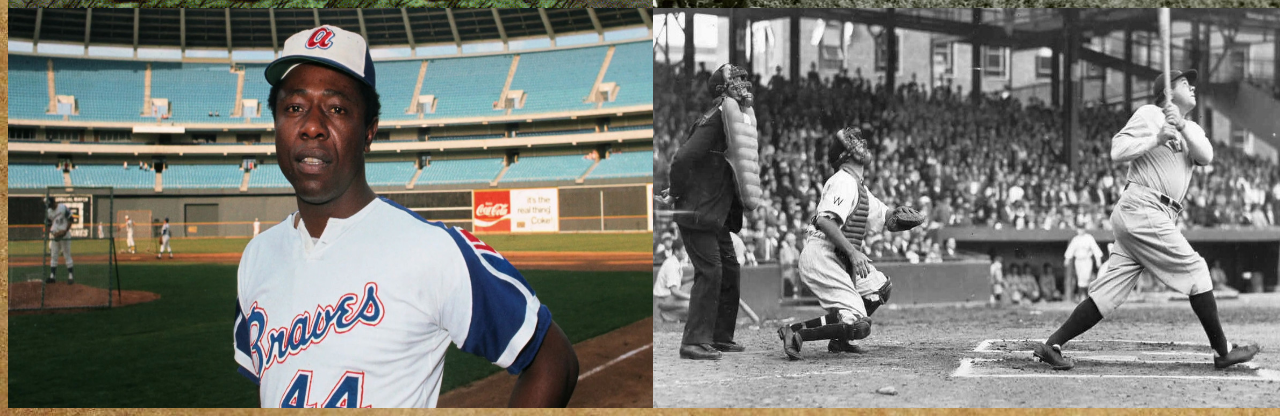
<file: pictures.html>
<!DOCTYPE HTML>
<html lang="en">  
<head>
<title>Baseball</title>
    <link rel="stylesheet" type="text/css" href="baseball.css">
</head>
<body>
    <div>
<img class="pictureWrapper" src="Pictures/HistoryofBaseball.jpg" alt="Baseball History">
    </div>
<div class="pictureWrapper">
<img class="pictureLeft" src="Pictures/NL.jpg" alt="Negro League">
<img class="pictureRight" src="Pictures/MLBteams.jpg" alt="Current Baseball teams">
</div>
<div class="pictureWrapper">
<img class="pictureLeft" src="Pictures/painting.jpg" alt="painting">
<img class="pictureRight" src="Pictures/Union.jpg" alt="Union">
</div>
<div class="pictureWrapper">
<img class="pictureLeft" src="Pictures/FirstProfTeam.gif" alt="First Professional Team">
<img class="pictureRight" src="Pictures/Monarchs.jpg" alt="Kansas City Monarchs">
</div>
<div class="pictureWrapper">
<img class="pictureLeft" src="Pictures/Legend.jpg" alt="Hank Aaron">
<img class="pictureRight" src="Pictures/Bambino.jpg" alt="Babe Ruth">
</div>


</body>
</html>
</file>
<file: baseball.css>
dr.alert{
    text-align: center;
    color:red;
    font-size: 24px;
}
    
    body{
       background-image: url("Pictures/background.jpg");
        background-repeat: no-repeat;
        background-attachment: fixed;
    }
.videoWrapper{
    width:100%;
    height: 100%;
    min-height: 100%;
    min-width: 100%;
    margin: 20px auto;
    align-content: center;
}
.video{
    
    width:854px;
    height:480px;
    display: block;
    margin: 0 auto;
}
.pictureWrapper{
    width: 100%;
    min-width: 1290px;
    max-height: 400px;
    min-height:400px;
    display:block;
}
.pictureLeft{
    float:left;
    margin: 0;
    display:inline-block;
    min-width: 50%;
    max-width: 600px;
    max-height: 400px;
    min-height: 400px;
}
.pictureRight{
    float:right;
    margin: 0;
    display:inline-block;
    min-width: 50%;
    max-width: 600px;
    max-height: 400px;
    min-height: 400px;
}
    .profile{
        float: left;
        margin: 0;
        display: inline-block;
        width: 150px;
        min-height:100%;
    }
      .recentWrapper{
        position: relative;
        float: left;
        margin: 0 20px 0 100px;
        max-width:400px;
        width: 20%;
        min-width: 250px;
        min-height:100%;
        display: inline-block;
    }

#Logout{
    display: none;
}
#Incorret{
    display: none;
    color: red;
    font-size: 24px;
}
textarea{
    border: none;
    overflow: auto;
    outline: none;

    -webkit-box-shadow: none;
    -moz-box-shadow: none;
    box-shadow: none;
}
.hide{
    display: none;
}
    
  .contentbox{
            display:block;
         
            width: 100%;
            min-width: 1700px;
            margin: 10px auto;
            min-height: 600px;
            height: 900px;
            max-height: 900px;
        }
    .box{
            color: black;
            font-size: 15px;
            width: 700px;
/*            min-width: 100%;*/
            height: 100%;
           display:inline-block;
            margin: 0;
            min-width: 500px;
            float: left;
        }
      .textBox{
            color: black;
            font-size: 15px;
            border: 2px solid black;
            width: 700px;
            height: 80%;
            min-height: 400px;
            border-radius: 5px;
            padding: 8px;
            margin: 0;
            min-width: 500px;
            float: left;
            overflow: scroll;
            background-image: url("Pictures/background.jpg");
            background-repeat: no-repeat;
            background-attachment: fixed;
        }
        h1{
            margin: 0px auto;
             min-width: 100%;
            height: 8%;
            min-height: 20px;
            max-width: 75%;
        }
        .user{
            text-align: center;
            width: 100px;
            height: 100px;
            margin:0;
            display:inline-block;
            float:left;
        }
    .recent{
            height: 100%;
            margin:0;
            display:inline-block;
            overflow: scroll;
            width: 20%;
            min-width: 400px;
            
            
        }
    
    .v{
        float:left;
        clear:left;
    }
     .b{
        float:left;
        clear:left;
        height:160px;
        max-height: 400px;
        min-height: 33%;
        min-width: 100%;
    }
    .biggerpicture{
        display:inline-block;
        min-width: 100%;
        height: 90%;
        margin: 10px auto;
    }
    .replywrapper{
        float:left;
        min-width: 100%;
        width: 100%;
        background-color:none;
        margin: 0 auto;
/*        display:inline-block;*/
        min-height:8%;
        
    }
    .reply{
        display:block;
        width: 100px;
        height: 50px;
        margin: 0 auto;
        background-image: url("Pictures/stitch.jpeg");
        background-repeat: no-repeat;
        background-attachment: fixed;
        
    }
    #recentHeader{
        margin: 2px auto;
        
    }
#submitTitle{
    align-content: center;
    opacity: 0.5;
    font-size: 35px;
    min-height: 75px;
    width:100%;
}
#submitText{
    opacity: 0.5;
    min-height: 500px;
    width:100%;
}
#texty{
    min-height: 300px;
    width:100%;  
}
#textish{
    min-height: 400px;
    width:100%;  
}
#titlelee{
    align-content: center;
     font-size: 35px;
    min-height: 75px;
    width:100%;
}
#titlelish{
    align-content: center;
     font-size: 35px;
    min-height: 75px;
    width:100%;
}
#mainTitle{
    display: block;
    min-width: 100%;
    min-height: 100px;
    font-family: 'Old Standard TT', serif;
    align-content: center;
    background-image:url(Pictures/ball.jpg);
    background-attachment:fixed;
    overflow-y: hidden;
    overflow-x: hidden;

}
.baseDisp{
    display: block;
    width: 100%;
    min-width: 1000px;
    margin: 0 auto;
    font-size: 65px;
    color: blue;
}
#tabs{
    opacity: 0.9;
}
.create{
        display: inline-block;
        width: 30%;
        min-width: 200px;
        height: 75px;
        align-content: center;
        margin: 10px auto;
        color: red;
        float:left;
    }
.createWrap{
    min-width:100%;
    display:inline-block;
    height: 200px;
}
.Wrapper{
    min-width: 100%;
    min-height: 800px;
}
#texty{
    overflow: scroll;
    width:100%;
    height: 100%;
}
h3{
    margin: 0;
    font-size: 20px;
    color: red;
    
}

#cardWrapper{
    width:100%;
    height: 100%;
    min-height: 900px;
    min-width: 1200px;
    background-image:url(Pictures/field.png);
    background-attachment:fixed;
}
.card{
    width: 80px;
    height: 150px;
    display:block;
    background-attachment:fixed;
    
}
</file>
